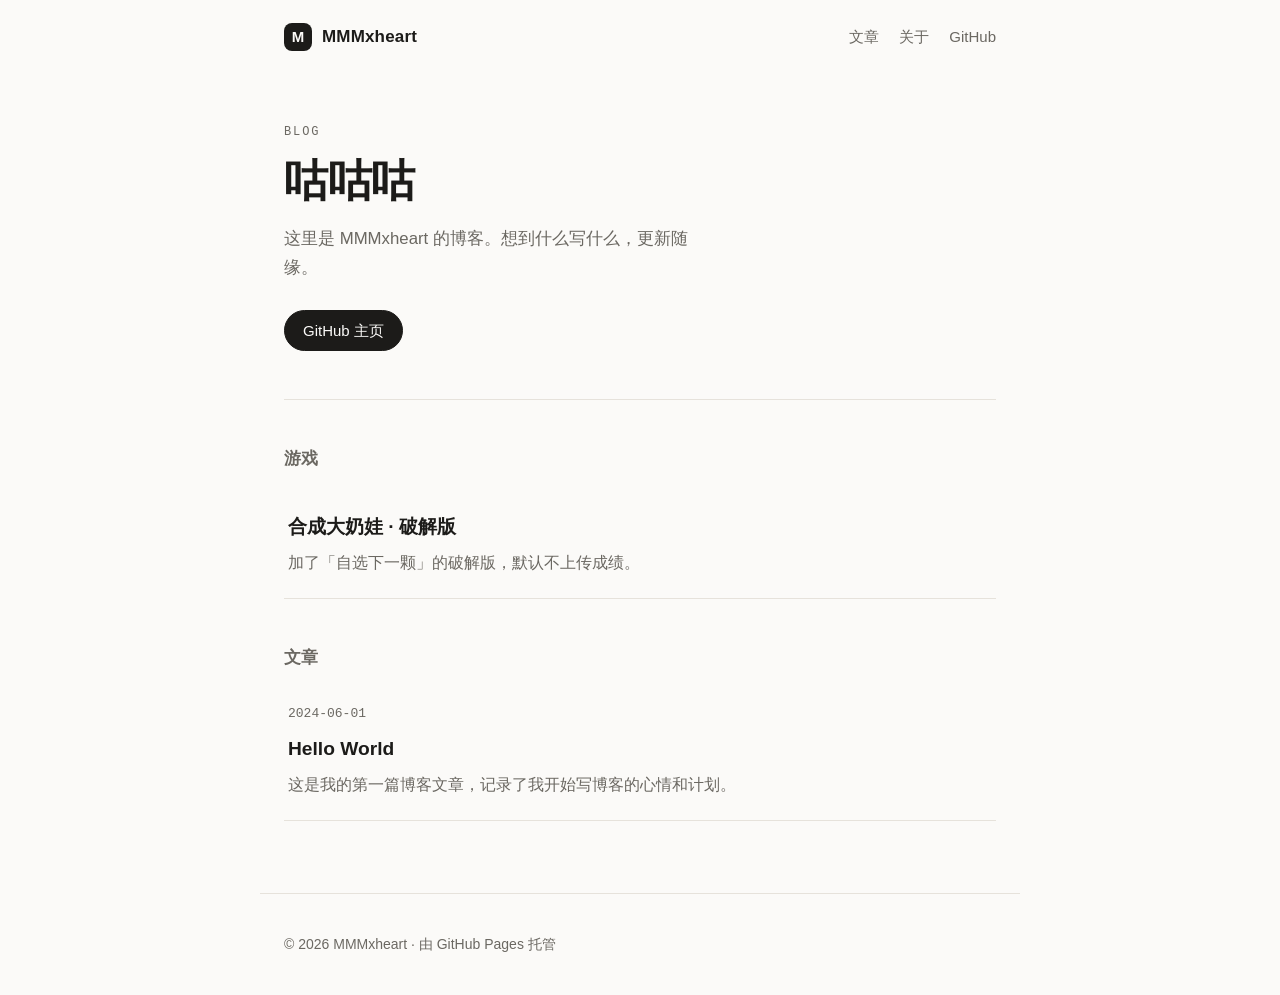
<file: index.html>
<!doctype html>
<html lang="zh-CN">
  <head>
    <meta charset="utf-8" />
    <meta name="viewport" content="width=device-width, initial-scale=1" />
    <title>MMMxheart · 咕咕咕</title>
    <meta name="description" content="MMMxheart 的博客：前端、逆向分析和日常折腾。" />
    <link rel="icon" href="/favicon.svg" type="image/svg+xml" />
    <link rel="stylesheet" href="/assets/style.css" />
  </head>
  <body>
    <header class="site-header">
      <a class="brand" href="/">
        <span class="brand-mark">M</span>
        <span class="brand-text">MMMxheart</span>
      </a>
      <nav class="site-nav">
        <a href="/">文章</a>
        <a href="/about.html">关于</a>
        <a href="https://github.com/3mxheart" target="_blank" rel="noreferrer">GitHub</a>
      </nav>
    </header>

    <main class="wrap">
      <section class="hero">
        <p class="eyebrow">Blog</p>
        <h1>咕咕咕</h1>
        <p class="lead">
          这里是 MMMxheart 的博客。想到什么写什么，更新随缘。
        </p>
        <div class="links">
          <a class="btn" href="https://github.com/3mxheart" target="_blank" rel="noreferrer">GitHub 主页</a>
        </div>
      </section>

      <section class="posts">
        <h2>游戏</h2>
        <ul class="post-list">
          <li>
            <a href="/game2/">
              <h3>合成大奶娃 · 破解版</h3>
              <p>加了「自选下一颗」的破解版，默认不上传成绩。</p>
            </a>
          </li>
        </ul>
      </section>

      <section class="posts">
        <h2>文章</h2>
        <!-- 新增文章：复制一个 <li>，改掉日期、标题、链接和摘要即可 -->
        <ul class="post-list">
          <li class="post-item">
            <a class="post-link" href="/posts/2024-06-01-hello-world.html">
              <time class="post-date" datetime="2024-06-01">2024-06-01</time>
              <h3 class="post-title">Hello World</h3>
              <p class="post-excerpt">这是我的第一篇博客文章，记录了我开始写博客的心情和计划。</p>
            </a>
          </li>
        </ul>
      </section>
    </main>

    <footer class="site-footer">
      <p>© <span id="year">2026</span> MMMxheart · 由 GitHub Pages 托管</p>
    </footer>
    <script>
      document.getElementById("year").textContent = new Date().getFullYear();
    </script>
  </body>
</html>
</file>
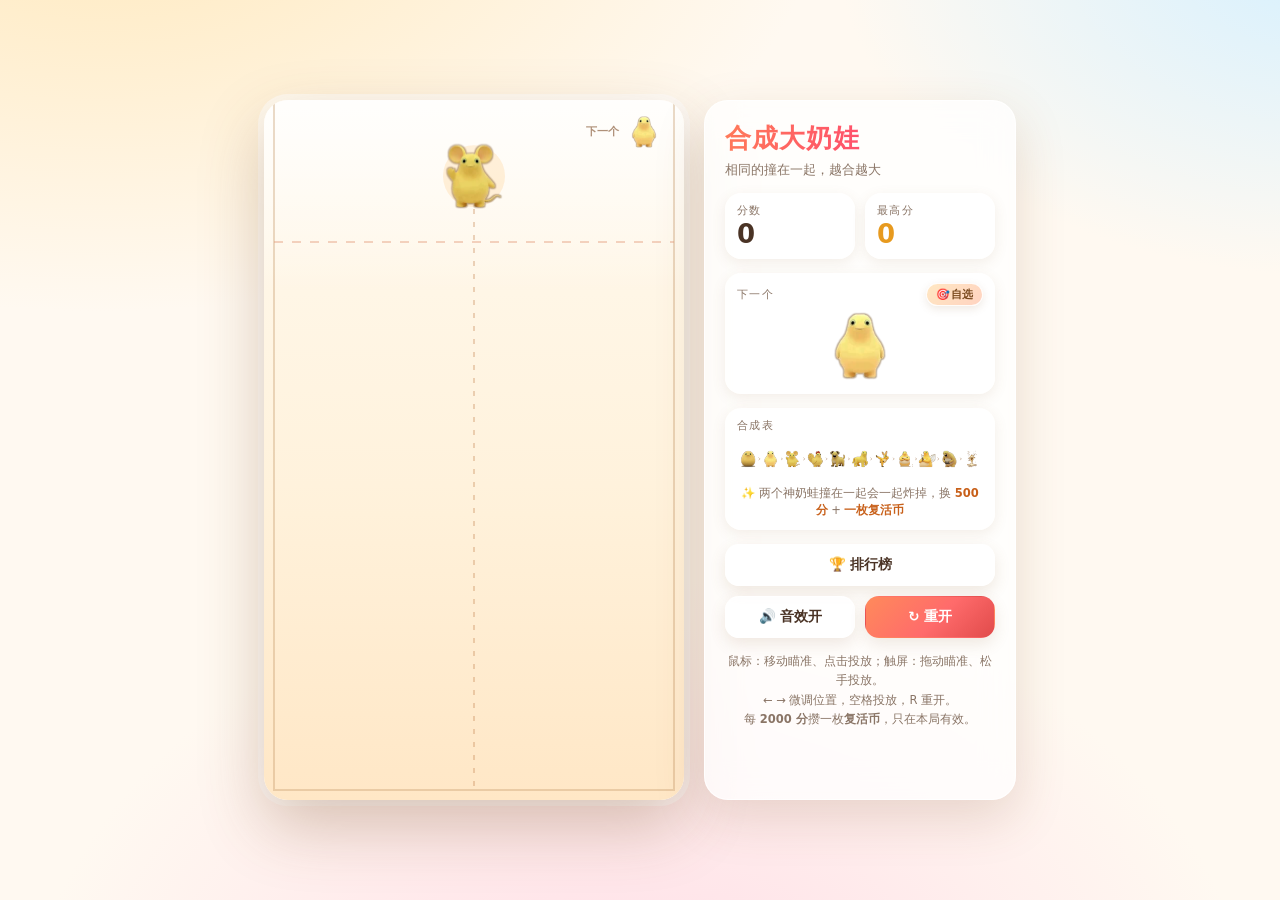
<file: game2/index.html>
<!DOCTYPE html>
<html lang="zh-CN">
<head>
<meta charset="utf-8">
<meta name="viewport" content="width=device-width, initial-scale=1, viewport-fit=cover">
<meta name="theme-color" content="#fff3e0">
<meta name="robots" content="noindex">
<!-- 前端文件都在 v1/ 里：这里只做跳转，别把游戏内容放在根目录 -->
<meta http-equiv="refresh" content="0; url=./v1/">
<link rel="canonical" href="https://yhsome.github.io/BigNaiWa/v1/">
<title>合成大奶娃 · 正在前往 v1</title>
<style>
  html, body { margin: 0; height: 100%; }
  body {
    display: flex; align-items: center; justify-content: center;
    background: linear-gradient(#fff8ee, #ffe7c6);
    color: #6b5136;
    font: 16px/1.7 "PingFang SC", "Microsoft YaHei", system-ui, sans-serif;
    text-align: center;
  }
  a { color: #f4623a; font-weight: 700; }
</style>
<script>
  /* 0 秒 meta 跳转 + 这里兜底：file:// 直接双击打开、或个别浏览器不执行 meta 时也能跳 */
  location.replace('./v1/' + location.search + location.hash);
</script>
</head>
<body>
  <p>正在打开《合成大奶娃》…<br>
     没有自动跳转的话，点 <a href="./v1/">这里</a>。</p>
</body>
</html>
</file>
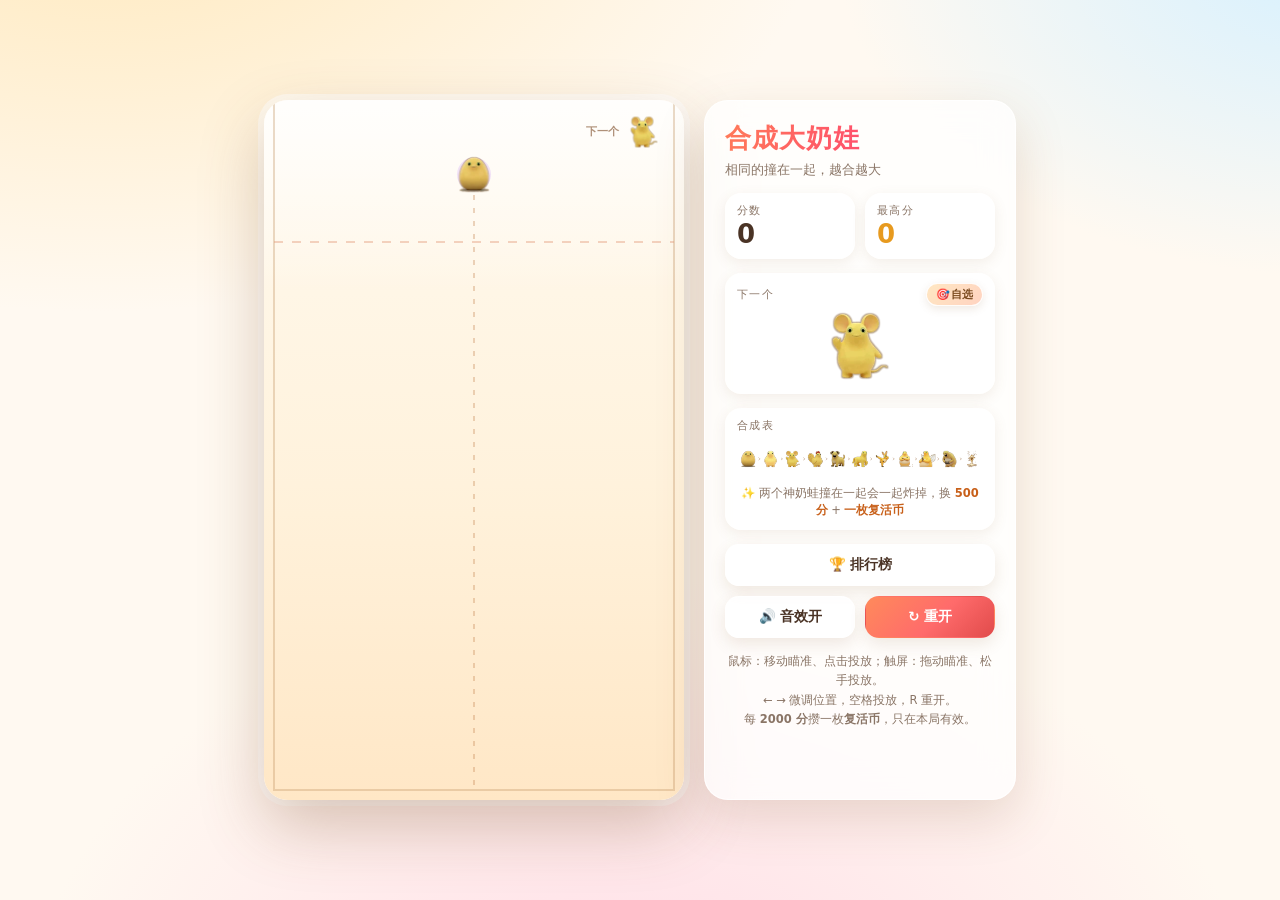
<file: game2/v1/index.html>
<!DOCTYPE html>
<html lang="zh-CN">
<head>
<meta charset="utf-8">
<meta name="viewport" content="width=device-width, initial-scale=1, maximum-scale=1, user-scalable=no, viewport-fit=cover">
<meta name="theme-color" content="#fff3e0">
<meta name="mobile-web-app-capable" content="yes">
<meta name="apple-mobile-web-app-capable" content="yes">
<meta name="apple-mobile-web-app-status-bar-style" content="default">
<meta name="apple-mobile-web-app-title" content="合成大奶娃">
<meta name="description" content="合成大奶娃 · 纯前端小游戏：拖动瞄准、松手投放，相同的撞在一起合成更大的一只。">
<!-- ↓ Monetag 站点验证：把后台给的 meta 标签粘在下面这一行 ↓ -->

<title>合成大奶娃</title>
<link rel="stylesheet" href="style.css">
</head>
<body>

<main class="app">

  <!-- ===== 游戏区 ===== -->
  <section class="stage" id="stage">
    <canvas id="game" aria-label="合成大奶娃游戏区域"></canvas>

    <!-- 复活币：浮在棋盘左上角。
         刻意不放进顶部信息条 —— 手机上面板是横向 flex，
         多一个卡片会把「分数 / 最高分」挤到 52px 宽还折行（实测面板从 66px 涨到 102px）。
         这里 pointer-events 关掉，永远不会挡住投放。 -->
    <div class="revive-chip" id="reviveBadge" hidden>
      <span class="revive-chip-ico" aria-hidden="true">🪙</span><span id="reviveCount">×0</span>
    </div>

    <!-- 破解版：手机顶部信息条已经排满（再加一个按钮整条会挤出屏幕），
         自选改放棋盘左下角这个小按钮上 -->
    <button class="mod-chip" id="modChip" type="button" data-mod-open title="自选下一颗生成什么">
      <span class="ico" aria-hidden="true">🎯</span><span class="lbl">自选</span>
    </button>

    <div class="overlay" id="overlay">
      <div class="dialog">

        <!-- ===== 越线第一屏：有复活币时才出现 ===== -->
        <div class="revive-ask" id="revivePrompt" hidden>
          <div class="dialog-emoji">😵</div>
          <h2>还能再救一下</h2>
          <p class="dialog-score">本局得分 <strong id="reviveScore">0</strong></p>
          <p class="revive-hint">清掉警戒线以上的水果，接着玩</p>
          <div class="dialog-actions">
            <button class="btn" id="giveUpBtn" type="button">不了，结束吧</button>
            <button class="btn btn-revive" id="reviveBtn" type="button">🪙 用一枚复活币</button>
          </div>
          <p class="dialog-hint" id="reviveLeft">还剩 1 枚</p>
        </div>

        <!-- ===== 第二屏：正式结算 ===== -->
        <div id="overPanel">
          <div class="dialog-emoji">🍉</div>
          <h2 id="overTitle">游戏结束</h2>
          <p class="dialog-score">本局得分 <strong id="finalScore">0</strong></p>
          <p class="dialog-best">最高分 <span id="finalBest">0</span></p>

          <div class="submit-box" id="submitBox">
            <p class="submit-msg" id="submitMsg">正在结算…</p>
            <p class="my-name">昵称：<strong id="myNameLabel">默认用户</strong>
              <button class="link-btn" id="editNameBtn" type="button">改昵称</button>
            </p>
            <button class="btn" id="submitBtn" type="button" hidden>重试提交</button>
          </div>

          <div class="dialog-actions">
            <button class="btn" id="boardBtn2" type="button">🏆 排行榜</button>
            <button class="btn btn-primary" id="restartBtn" type="button">再来一局</button>
            <button class="btn btn-sponsor btn-wide" id="sponsorBtn" type="button">🌶️ 可以赏作者一包辣条嘛</button>
          </div>
          <p class="dialog-hint">按 R 键也可重新开始</p>
        </div>

      </div>
    </div>
  </section>

  <!-- ===== 侧边面板 ===== -->
  <aside class="panel">

    <header class="panel-head">
      <h1>合成大奶娃</h1>
      <p class="subtitle">相同的撞在一起，越合越大</p>
    </header>

    <div class="stats">
      <div class="stat">
        <span class="stat-label">分数</span>
        <strong class="stat-value" id="score">0</strong>
      </div>
      <div class="stat">
        <span class="stat-label">最高分</span>
        <strong class="stat-value stat-best" id="best">0</strong>
      </div>
    </div>

    <div class="next-box">
      <div class="next-head">
        <span class="box-label">下一个</span>
        <!-- 破解版：点这里选下一颗发哪一级（11 个按钮面板放不下，走弹窗） -->
        <button class="mod-open" id="modOpen" type="button" data-mod-open title="自选下一颗生成什么">
          <span class="ico" aria-hidden="true">🎯</span><span class="lbl">自选</span>
        </button>
      </div>
      <canvas id="next" width="160" height="160" aria-label="下一个"></canvas>
    </div>

    <div class="chain-box">
      <span class="box-label">合成表</span>
      <canvas id="chain" width="680" height="112" aria-label="合成顺序"></canvas>
      <p class="chain-note">✨ 两个神奶蛙撞在一起会一起炸掉，换 <strong>500 分</strong> + <strong>一枚复活币</strong></p>
    </div>

    <div class="actions">
      <button class="btn btn-wide" id="boardBtn" type="button">
        <span class="ico">🏆</span><span class="lbl">排行榜</span>
      </button>
      <button class="btn" id="soundBtn" type="button" aria-pressed="true">
        <span class="ico">🔊</span><span class="lbl">音效开</span>
      </button>
      <button class="btn btn-primary" id="resetBtn" type="button" title="重新开始">
        <span class="ico">↻</span><span class="lbl">重开</span>
      </button>
    </div>

    <p class="tips">
      鼠标：移动瞄准、点击投放；触屏：拖动瞄准、松手投放。<br>
      ← → 微调位置，空格投放，R 重开。<br>
      每 <strong>2000 分</strong>攒一枚<strong>复活币</strong>，只在本局有效。
    </p>

  </aside>

</main>

<!-- ===== 排行榜弹窗 ===== -->
<div class="modal" id="boardModal" aria-hidden="true" role="dialog" aria-label="排行榜">
  <div class="modal-card">
    <header class="modal-head">
      <h2>🏆 最近高手榜</h2>
      <button class="icon-btn" id="boardClose" type="button" aria-label="关闭">✕</button>
    </header>
    <div class="nick-row">
      <label class="nick-label" for="nickInput">我的昵称</label>
      <input class="nick-input" id="nickInput" type="text" maxlength="12"
             placeholder="默认用户" autocomplete="nickname" enterkeyhint="done">
    </div>
    <div class="board-list" id="boardList"></div>
    <footer class="modal-foot">
      <span class="board-note">只取最近 20 次提交，成绩会被后来的人挤下去</span>
      <button class="btn" id="boardRefresh" type="button">刷新</button>
    </footer>
  </div>
</div>

<!-- ===== 赞助作者弹窗 ===== -->
<div class="modal" id="sponsorModal" aria-hidden="true" role="dialog" aria-label="赞助作者">
  <div class="modal-card">
    <header class="modal-head">
      <h2>🌶️ 请作者吃包辣条</h2>
      <button class="icon-btn" id="sponsorClose" type="button" aria-label="关闭">✕</button>
    </header>
    <div class="sponsor-body">
      <p class="sponsor-note">这游戏完全免费，也没有任何广告。<br>
        要是它逗你笑了一下，赏作者一包辣条呗 🌶️</p>
      <img class="sponsor-qr" src="assets/sponsor-qr.jpg" width="480" height="480"
           alt="微信收款码" loading="lazy" decoding="async">
      <p class="sponsor-hint">微信扫一扫 · 一包辣条 · 全凭心意</p>
    </div>
    <footer class="modal-foot">
      <span class="board-note">谢谢每一位投喂的玩家 ❤️</span>
      <button class="btn" id="sponsorOk" type="button">关闭</button>
    </footer>
  </div>
</div>

<!-- ===== 破解版：自选下一个（手机弹窗） ===== -->
<div class="modal" id="modModal" aria-hidden="true" role="dialog" aria-label="自选下一个">
  <div class="modal-card">
    <header class="modal-head">
      <h2>🎯 自选下一个<em class="mod-tag">破解版</em></h2>
      <button class="icon-btn" id="modClose" type="button" aria-label="关闭">✕</button>
    </header>
    <p class="mod-note" data-mod-state>当前：随机（原版手感）</p>
    <div class="mod-grid" data-mod-grid></div>
    <div class="mod-foot">
      <button class="mod-mini mod-mini-random" type="button" data-mod-random>🎲 随机</button>
      <label class="mod-switch">
        <input type="checkbox" data-mod-upload>
        <span>成绩上传</span>
      </label>
    </div>
  </div>
</div>

<!-- 碰撞形状数据（按贴图轮廓自动生成，由 tools/build_parts.py 产出） -->
<script src="assets/fruits/parts.js"></script>
<!-- 极模糊占位图（内联 data URL，由 tools/make_blur.py 产出）：贴图没到位时先画它 -->
<script src="assets/fruits/blur.js"></script>
<script src="game.js"></script>
<!-- 排行榜 -->
<script src="leaderboard.min.js"></script>
<!-- 赞助作者 -->
<script src="sponsor.js"></script>
<!-- 破解版：自选下一颗（放最后，要等上面几个脚本就位） -->
<script src="mod.js"></script>
</body>
</html>
</file>
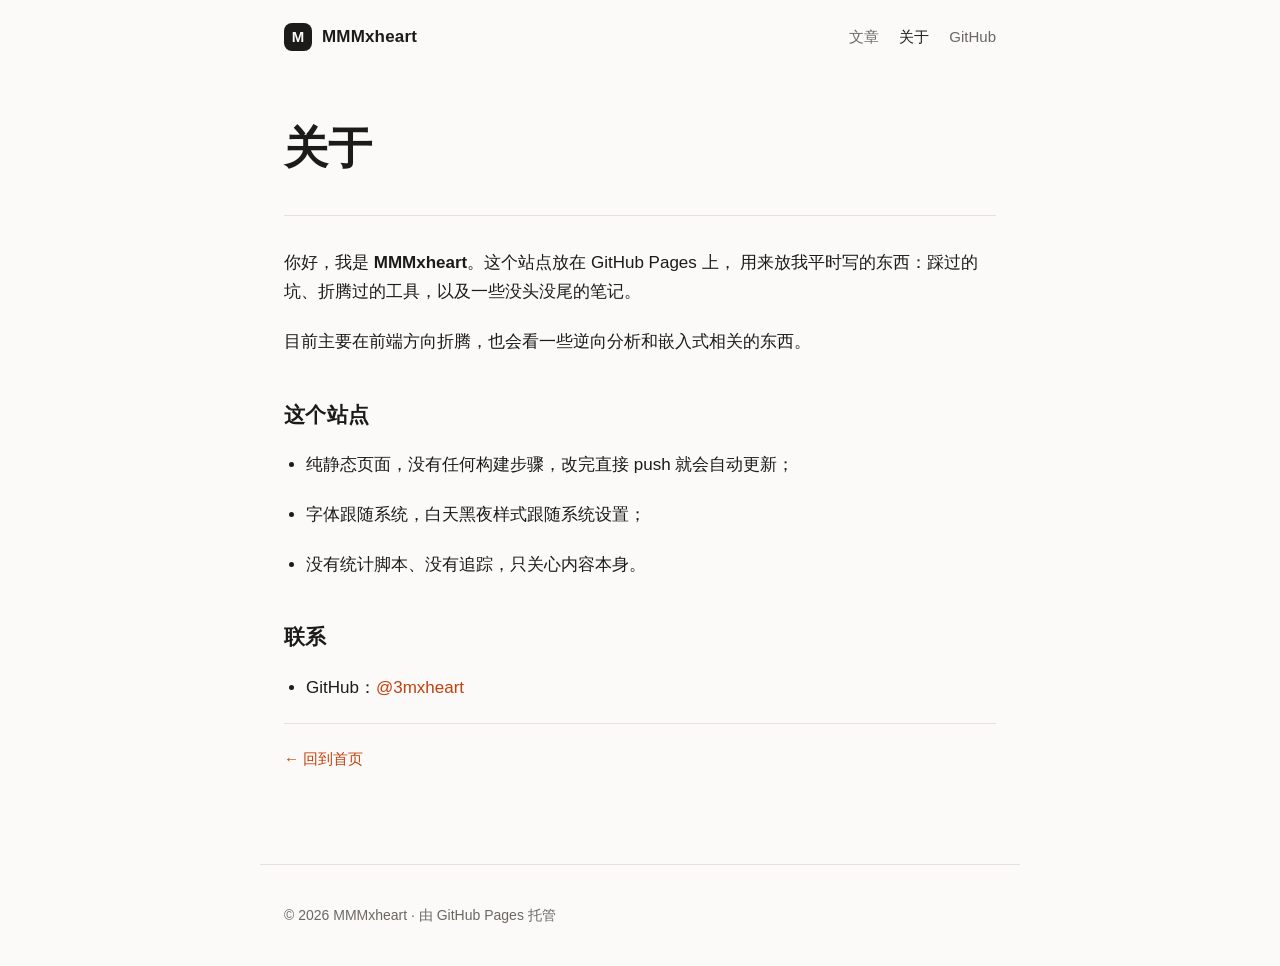
<file: about.html>
<!doctype html>
<html lang="zh-CN">
  <head>
    <meta charset="utf-8" />
    <meta name="viewport" content="width=device-width, initial-scale=1" />
    <title>关于 · MMMxheart</title>
    <meta name="description" content="关于 MMMxheart。" />
    <link rel="icon" href="/favicon.svg" type="image/svg+xml" />
    <link rel="stylesheet" href="/assets/style.css" />
  </head>
  <body>
    <header class="site-header">
      <a class="brand" href="/">
        <span class="brand-mark">M</span>
        <span class="brand-text">MMMxheart</span>
      </a>
      <nav class="site-nav">
        <a href="/">文章</a>
        <a href="/about.html" aria-current="page">关于</a>
        <a href="https://github.com/3mxheart" target="_blank" rel="noreferrer">GitHub</a>
      </nav>
    </header>

    <main class="wrap">
      <article class="post">
        <header class="post-header">
          <h1>关于</h1>
        </header>

        <p>
          你好，我是 <strong>MMMxheart</strong>。这个站点放在 GitHub Pages 上，
          用来放我平时写的东西：踩过的坑、折腾过的工具，以及一些没头没尾的笔记。
        </p>

        <!-- TODO: 换成你自己的介绍，比如在学什么、在做什么项目、喜欢什么 -->
        <p>
          目前主要在前端方向折腾，也会看一些逆向分析和嵌入式相关的东西。
        </p>

        <h2>这个站点</h2>
        <ul>
          <li>纯静态页面，没有任何构建步骤，改完直接 push 就会自动更新；</li>
          <li>字体跟随系统，白天黑夜样式跟随系统设置；</li>
          <li>没有统计脚本、没有追踪，只关心内容本身。</li>
        </ul>

        <h2>联系</h2>
        <ul>
          <li>GitHub：<a href="https://github.com/3mxheart" target="_blank" rel="noreferrer">@3mxheart</a></li>
          <!-- TODO: 想公开邮箱或博客链接的话，在这里补一行 -->
        </ul>

        <p class="back"><a href="/">← 回到首页</a></p>
      </article>
    </main>

    <footer class="site-footer">
      <p>© <span id="year">2026</span> MMMxheart · 由 GitHub Pages 托管</p>
    </footer>
    <script>
      document.getElementById("year").textContent = new Date().getFullYear();
    </script>
  </body>
</html>
</file>
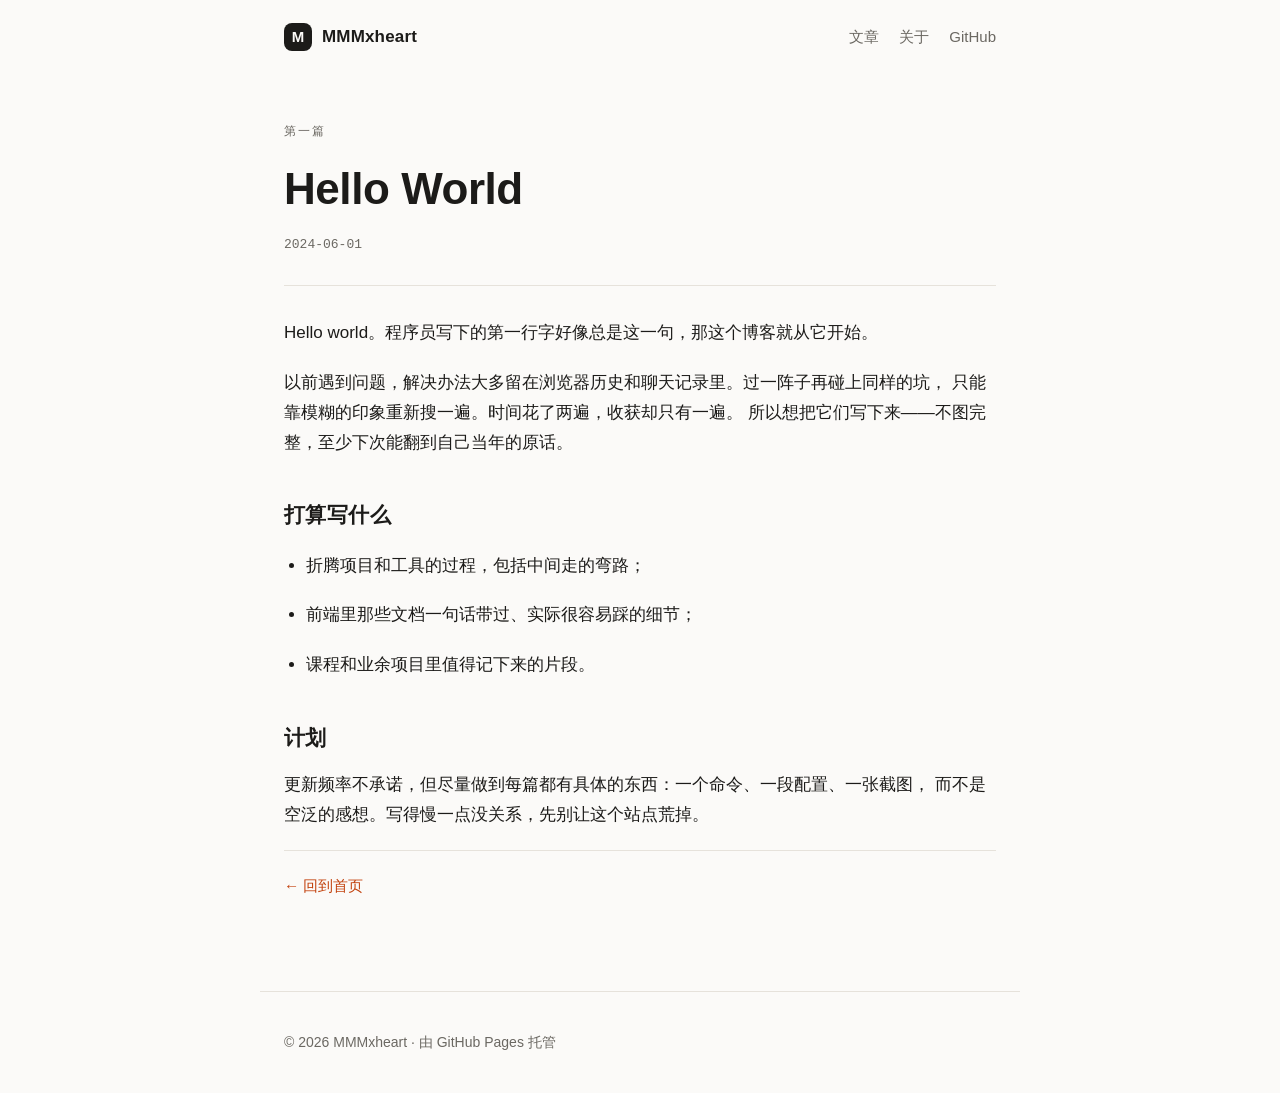
<file: posts/2024-06-01-hello-world.html>
<!doctype html>
<html lang="zh-CN">
  <head>
    <meta charset="utf-8" />
    <meta name="viewport" content="width=device-width, initial-scale=1" />
    <title>Hello World · MMMxheart</title>
    <meta name="description" content="第一篇：为什么会想要一个自己的博客。" />
    <link rel="icon" href="/favicon.svg" type="image/svg+xml" />
    <link rel="stylesheet" href="/assets/style.css" />
  </head>
  <body>
    <header class="site-header">
      <a class="brand" href="/">
        <span class="brand-mark">M</span>
        <span class="brand-text">MMMxheart</span>
      </a>
      <nav class="site-nav">
        <a href="/">文章</a>
        <a href="/about.html">关于</a>
        <a href="https://github.com/3mxheart" target="_blank" rel="noreferrer">GitHub</a>
      </nav>
    </header>

    <main class="wrap">
      <article class="post">
        <header class="post-header">
          <p class="eyebrow">第一篇</p>
          <h1>Hello World</h1>
          <time datetime="2024-06-01">2024-06-01</time>
        </header>

        <p>
          Hello world。程序员写下的第一行字好像总是这一句，那这个博客就从它开始。
        </p>

        <p>
          以前遇到问题，解决办法大多留在浏览器历史和聊天记录里。过一阵子再碰上同样的坑，
          只能靠模糊的印象重新搜一遍。时间花了两遍，收获却只有一遍。
          所以想把它们写下来——不图完整，至少下次能翻到自己当年的原话。
        </p>

        <h2>打算写什么</h2>

        <ul>
          <li>折腾项目和工具的过程，包括中间走的弯路；</li>
          <li>前端里那些文档一句话带过、实际很容易踩的细节；</li>
          <li>课程和业余项目里值得记下来的片段。</li>
        </ul>

        <h2>计划</h2>

        <p>
          更新频率不承诺，但尽量做到每篇都有具体的东西：一个命令、一段配置、一张截图，
          而不是空泛的感想。写得慢一点没关系，先别让这个站点荒掉。
        </p>

        <p class="back"><a href="/">← 回到首页</a></p>
      </article>
    </main>

    <footer class="site-footer">
      <p>© <span id="year">2026</span> MMMxheart · 由 GitHub Pages 托管</p>
    </footer>
    <script>
      document.getElementById("year").textContent = new Date().getFullYear();
    </script>
  </body>
</html>
</file>
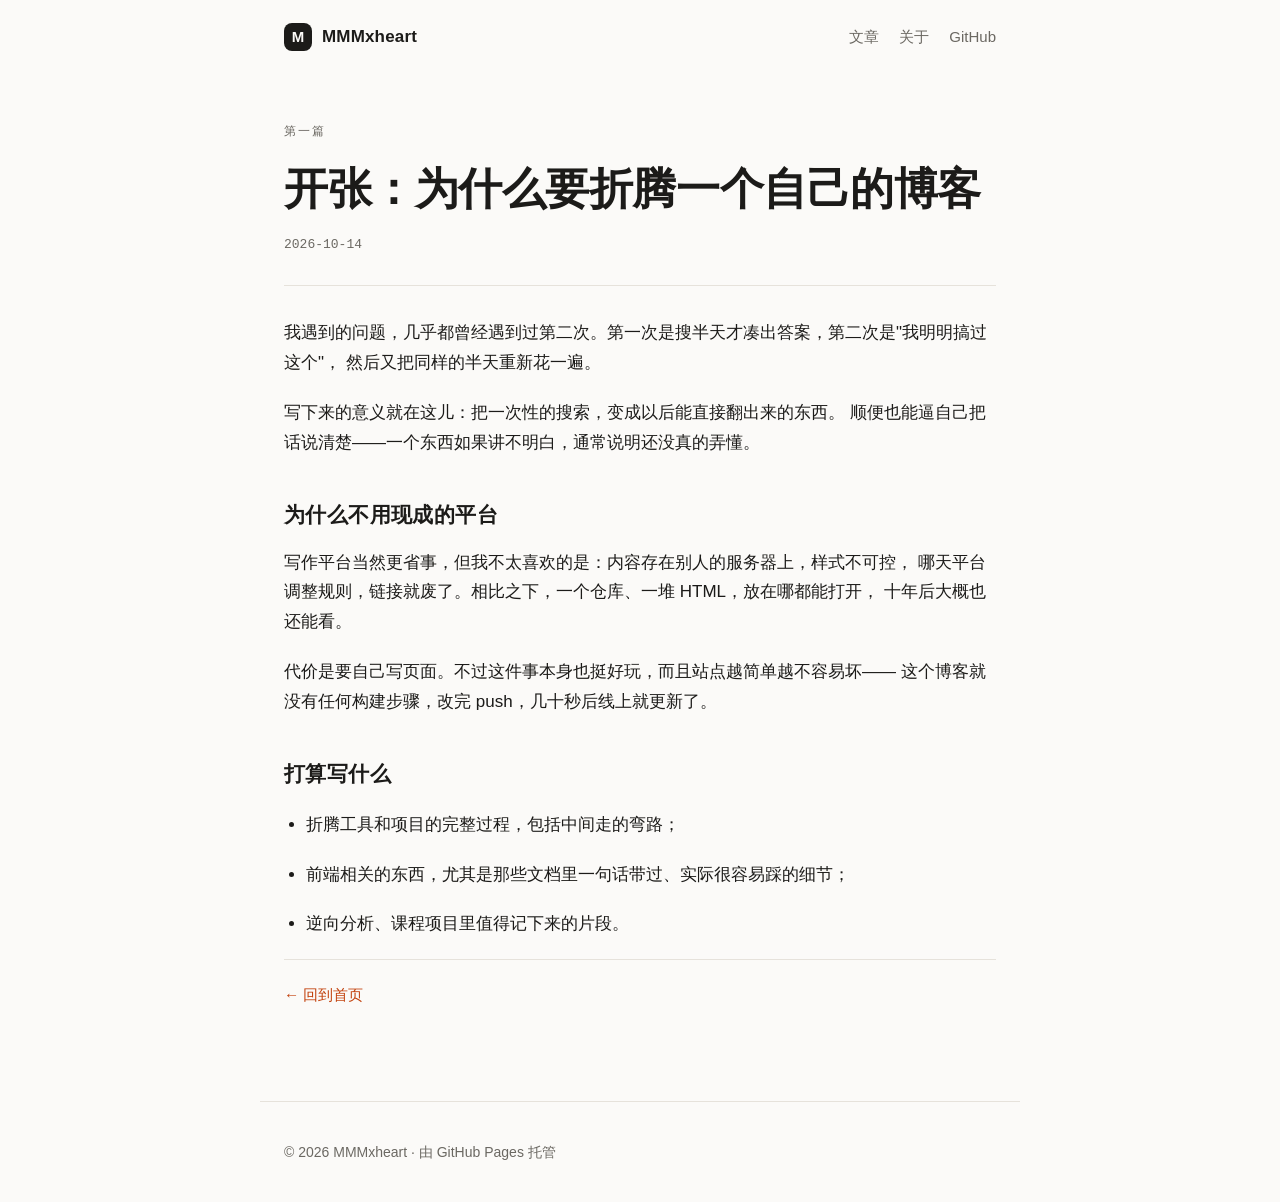
<file: posts/hello.html>
<!doctype html>
<html lang="zh-CN">
  <head>
    <meta charset="utf-8" />
    <meta name="viewport" content="width=device-width, initial-scale=1" />
    <title>开张：为什么要折腾一个自己的博客 · MMMxheart</title>
    <meta name="description" content="把散落在各处的经验搬到一个能长期留下来的地方。" />
    <link rel="icon" href="/favicon.svg" type="image/svg+xml" />
    <link rel="stylesheet" href="/assets/style.css" />
  </head>
  <body>
    <header class="site-header">
      <a class="brand" href="/">
        <span class="brand-mark">M</span>
        <span class="brand-text">MMMxheart</span>
      </a>
      <nav class="site-nav">
        <a href="/">文章</a>
        <a href="/about.html">关于</a>
        <a href="https://github.com/3mxheart" target="_blank" rel="noreferrer">GitHub</a>
      </nav>
    </header>

    <main class="wrap">
      <article class="post">
        <header class="post-header">
          <p class="eyebrow">第一篇</p>
          <h1>开张：为什么要折腾一个自己的博客</h1>
          <time datetime="2026-10-14">2026-10-14</time>
        </header>

        <p>
          我遇到的问题，几乎都曾经遇到过第二次。第一次是搜半天才凑出答案，第二次是"我明明搞过这个"，
          然后又把同样的半天重新花一遍。
        </p>

        <p>
          写下来的意义就在这儿：把一次性的搜索，变成以后能直接翻出来的东西。
          顺便也能逼自己把话说清楚——一个东西如果讲不明白，通常说明还没真的弄懂。
        </p>

        <h2>为什么不用现成的平台</h2>

        <p>
          写作平台当然更省事，但我不太喜欢的是：内容存在别人的服务器上，样式不可控，
          哪天平台调整规则，链接就废了。相比之下，一个仓库、一堆 HTML，放在哪都能打开，
          十年后大概也还能看。
        </p>

        <p>
          代价是要自己写页面。不过这件事本身也挺好玩，而且站点越简单越不容易坏——
          这个博客就没有任何构建步骤，改完 push，几十秒后线上就更新了。
        </p>

        <h2>打算写什么</h2>

        <ul>
          <li>折腾工具和项目的完整过程，包括中间走的弯路；</li>
          <li>前端相关的东西，尤其是那些文档里一句话带过、实际很容易踩的细节；</li>
          <li>逆向分析、课程项目里值得记下来的片段。</li>
        </ul>

        <p class="back"><a href="/">← 回到首页</a></p>
      </article>
    </main>

    <footer class="site-footer">
      <p>© <span id="year">2026</span> MMMxheart · 由 GitHub Pages 托管</p>
    </footer>
    <script>
      document.getElementById("year").textContent = new Date().getFullYear();
    </script>
  </body>
</html>
</file>
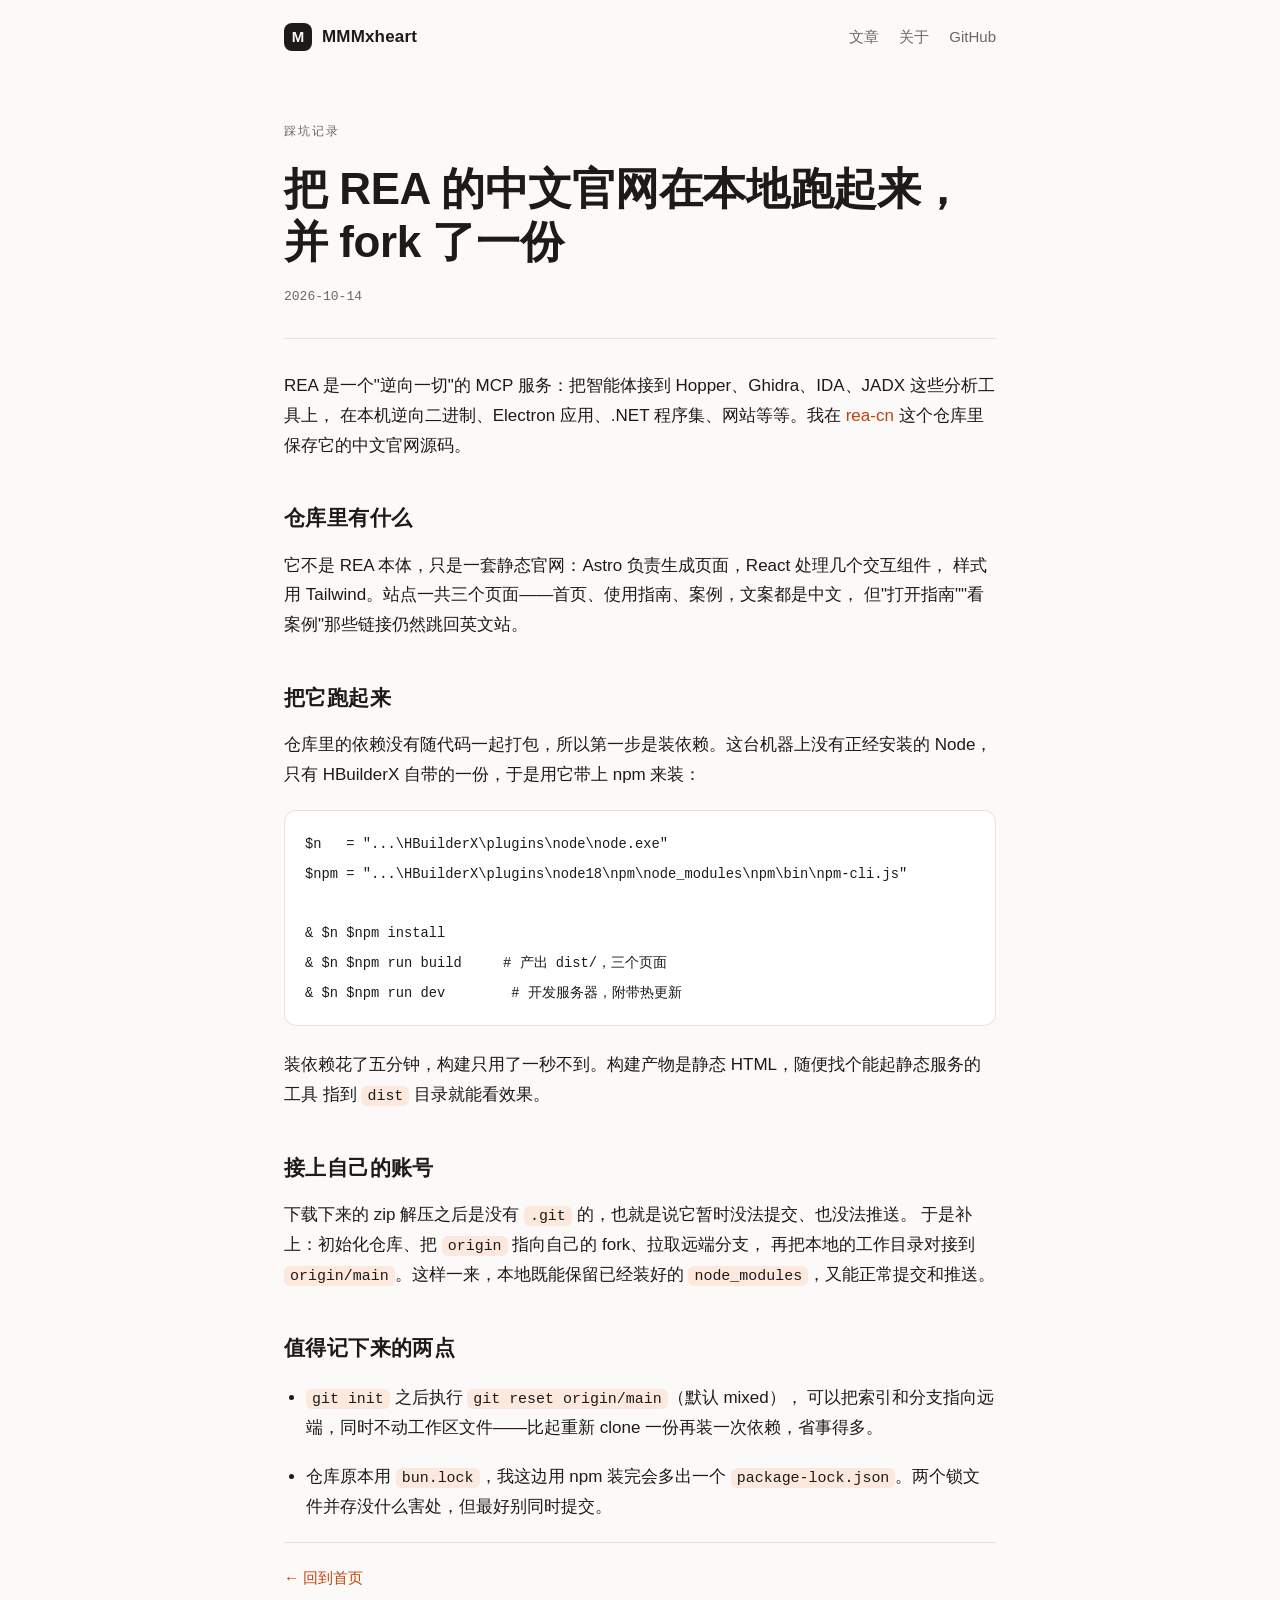
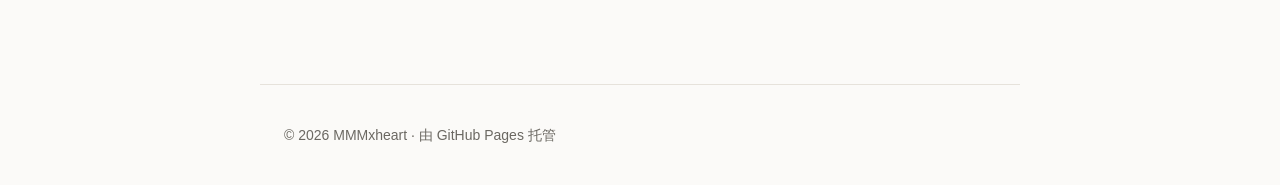
<file: posts/rea-cn.html>
<!doctype html>
<html lang="zh-CN">
  <head>
    <meta charset="utf-8" />
    <meta name="viewport" content="width=device-width, initial-scale=1" />
    <title>把 REA 的中文官网在本地跑起来，并 fork 了一份 · MMMxheart</title>
    <meta name="description" content="从一个 zip 包开始：装依赖、构建、本地预览，最后接到自己的 GitHub 账号。" />
    <link rel="icon" href="/favicon.svg" type="image/svg+xml" />
    <link rel="stylesheet" href="/assets/style.css" />
  </head>
  <body>
    <header class="site-header">
      <a class="brand" href="/">
        <span class="brand-mark">M</span>
        <span class="brand-text">MMMxheart</span>
      </a>
      <nav class="site-nav">
        <a href="/">文章</a>
        <a href="/about.html">关于</a>
        <a href="https://github.com/3mxheart" target="_blank" rel="noreferrer">GitHub</a>
      </nav>
    </header>

    <main class="wrap">
      <article class="post">
        <header class="post-header">
          <p class="eyebrow">踩坑记录</p>
          <h1>把 REA 的中文官网在本地跑起来，并 fork 了一份</h1>
          <time datetime="2026-10-14">2026-10-14</time>
        </header>

        <p>
          REA 是一个"逆向一切"的 MCP 服务：把智能体接到 Hopper、Ghidra、IDA、JADX 这些分析工具上，
          在本机逆向二进制、Electron 应用、.NET 程序集、网站等等。我在
          <a href="https://github.com/3mxheart/rea-cn" target="_blank" rel="noreferrer">rea-cn</a>
          这个仓库里保存它的中文官网源码。
        </p>

        <h2>仓库里有什么</h2>

        <p>
          它不是 REA 本体，只是一套静态官网：Astro 负责生成页面，React 处理几个交互组件，
          样式用 Tailwind。站点一共三个页面——首页、使用指南、案例，文案都是中文，
          但"打开指南""看案例"那些链接仍然跳回英文站。
        </p>

        <h2>把它跑起来</h2>

        <p>
          仓库里的依赖没有随代码一起打包，所以第一步是装依赖。这台机器上没有正经安装的 Node，
          只有 HBuilderX 自带的一份，于是用它带上 npm 来装：
        </p>

        <pre><code>$n   = "...\HBuilderX\plugins\node\node.exe"
$npm = "...\HBuilderX\plugins\node18\npm\node_modules\npm\bin\npm-cli.js"

&amp; $n $npm install
&amp; $n $npm run build     # 产出 dist/，三个页面
&amp; $n $npm run dev        # 开发服务器，附带热更新</code></pre>

        <p>
          装依赖花了五分钟，构建只用了一秒不到。构建产物是静态 HTML，随便找个能起静态服务的工具
          指到 <code>dist</code> 目录就能看效果。
        </p>

        <h2>接上自己的账号</h2>

        <p>
          下载下来的 zip 解压之后是没有 <code>.git</code> 的，也就是说它暂时没法提交、也没法推送。
          于是补上：初始化仓库、把 <code>origin</code> 指向自己的 fork、拉取远端分支，
          再把本地的工作目录对接到 <code>origin/main</code>。这样一来，本地既能保留已经装好的
          <code>node_modules</code>，又能正常提交和推送。
        </p>

        <h2>值得记下来的两点</h2>

        <ul>
          <li>
            <code>git init</code> 之后执行 <code>git reset origin/main</code>（默认 mixed），
            可以把索引和分支指向远端，同时不动工作区文件——比起重新 clone 一份再装一次依赖，省事得多。
          </li>
          <li>
            仓库原本用 <code>bun.lock</code>，我这边用 npm 装完会多出一个
            <code>package-lock.json</code>。两个锁文件并存没什么害处，但最好别同时提交。
          </li>
        </ul>

        <p class="back"><a href="/">← 回到首页</a></p>
      </article>
    </main>

    <footer class="site-footer">
      <p>© <span id="year">2026</span> MMMxheart · 由 GitHub Pages 托管</p>
    </footer>
    <script>
      document.getElementById("year").textContent = new Date().getFullYear();
    </script>
  </body>
</html>
</file>
<file: assets/style.css>
:root {
  --bg: #fbfaf8;
  --surface: #ffffff;
  --text: #1c1b19;
  --muted: #6b6862;
  --line: #e6e2db;
  --accent: #c2410c;
  --accent-soft: #fde8dd;
  --radius: 12px;
  --mono: ui-monospace, SFMono-Regular, "SF Mono", Menlo, Consolas, "Liberation Mono", monospace;
}

@media (prefers-color-scheme: dark) {
  :root {
    --bg: #14140f;
    --surface: #1c1b16;
    --text: #ece8e1;
    --muted: #a09b91;
    --line: #302e27;
    --accent: #fb923c;
    --accent-soft: #3a2313;
  }
}

* {
  box-sizing: border-box;
}

html {
  -webkit-text-size-adjust: 100%;
}

body {
  margin: 0;
  background: var(--bg);
  color: var(--text);
  font-family: -apple-system, BlinkMacSystemFont, "Segoe UI", "PingFang SC",
    "Hiragino Sans GB", "Microsoft YaHei", "Noto Sans SC", sans-serif;
  font-size: 17px;
  line-height: 1.75;
  -webkit-font-smoothing: antialiased;
}

a {
  color: var(--accent);
  text-decoration: none;
}

a:hover {
  text-decoration: underline;
  text-underline-offset: 3px;
}

.site-header {
  display: flex;
  align-items: center;
  justify-content: space-between;
  gap: 16px;
  max-width: 760px;
  margin: 0 auto;
  padding: 22px 24px;
  flex-wrap: wrap;
}

.brand {
  display: inline-flex;
  align-items: center;
  gap: 10px;
  color: var(--text);
  font-weight: 600;
  letter-spacing: 0.01em;
}

.brand:hover {
  text-decoration: none;
}

.brand-mark {
  display: grid;
  place-items: center;
  width: 28px;
  height: 28px;
  border-radius: 8px;
  background: var(--text);
  color: var(--bg);
  font-size: 15px;
  font-weight: 700;
}

.site-nav {
  display: flex;
  gap: 20px;
  font-size: 15px;
}

.site-nav a {
  color: var(--muted);
}

.site-nav a:hover,
.site-nav a[aria-current="page"] {
  color: var(--text);
  text-decoration: none;
}

.wrap {
  max-width: 760px;
  margin: 0 auto;
  padding: 8px 24px 72px;
}

.hero {
  padding: 40px 0 48px;
  border-bottom: 1px solid var(--line);
}

.eyebrow {
  margin: 0 0 12px;
  font-family: var(--mono);
  font-size: 12px;
  letter-spacing: 0.16em;
  text-transform: uppercase;
  color: var(--muted);
}

h1 {
  margin: 0 0 16px;
  font-size: clamp(2rem, 5vw, 2.75rem);
  line-height: 1.2;
  letter-spacing: -0.01em;
}

.lead {
  margin: 0;
  max-width: 46ch;
  color: var(--muted);
  font-size: 1.05rem;
}

.links {
  display: flex;
  flex-wrap: wrap;
  gap: 12px;
  margin-top: 28px;
}

.btn {
  display: inline-block;
  padding: 9px 18px;
  border: 1px solid var(--text);
  border-radius: 999px;
  background: var(--text);
  color: var(--bg);
  font-size: 15px;
  line-height: 1.4;
}

.btn:hover {
  text-decoration: none;
  opacity: 0.86;
}

.btn-ghost {
  background: transparent;
  color: var(--text);
  border-color: var(--line);
}

.posts {
  padding-top: 44px;
}

.posts h2,
.post h2 {
  margin: 0 0 8px;
  font-size: 1.05rem;
  letter-spacing: 0.02em;
  color: var(--muted);
  font-weight: 600;
}

.post-list {
  list-style: none;
  margin: 0;
  padding: 0;
}

.post-list li {
  border-bottom: 1px solid var(--line);
}

.post-list a {
  display: block;
  padding: 22px 4px;
  color: inherit;
}

.post-list a:hover {
  text-decoration: none;
  background: var(--surface);
}

.post-list time {
  display: block;
  font-family: var(--mono);
  font-size: 13px;
  color: var(--muted);
}

.post-list h3 {
  margin: 6px 0 6px;
  font-size: 1.2rem;
  color: var(--text);
}

.post-list p {
  margin: 0;
  color: var(--muted);
  font-size: 0.97rem;
}

.post {
  padding-top: 40px;
}

.post-header {
  padding-bottom: 28px;
  border-bottom: 1px solid var(--line);
  margin-bottom: 32px;
}

.post-header h1 {
  margin-bottom: 12px;
}

.post-header time {
  font-family: var(--mono);
  font-size: 13px;
  color: var(--muted);
}

.post p,
.post li {
  margin: 0 0 20px;
}

.post h2 {
  margin: 40px 0 14px;
  font-size: 1.3rem;
  color: var(--text);
}

.post ul {
  padding-left: 22px;
}

code {
  font-family: var(--mono);
  font-size: 0.88em;
  padding: 2px 6px;
  border-radius: 6px;
  background: var(--accent-soft);
  color: var(--text);
}

pre {
  margin: 0 0 24px;
  padding: 18px 20px;
  overflow-x: auto;
  border: 1px solid var(--line);
  border-radius: var(--radius);
  background: var(--surface);
}

pre code {
  padding: 0;
  background: none;
  font-size: 0.86rem;
  line-height: 1.7;
}

.back {
  margin-top: 44px;
  padding-top: 22px;
  border-top: 1px solid var(--line);
  font-size: 0.95rem;
}

.site-footer {
  max-width: 760px;
  margin: 0 auto;
  padding: 24px;
  border-top: 1px solid var(--line);
  color: var(--muted);
  font-size: 14px;
}

.error-page {
  min-height: 70vh;
  display: flex;
  flex-direction: column;
  justify-content: center;
  align-items: flex-start;
}
</file>
<file: game2/v1/style.css>
/* ============================================================
   合成大奶娃 · 样式表
   ============================================================ */

:root {
  --ink:        #4a3325;
  --ink-soft:   #8a7566;
  --cream:      #fff7ec;
  --brand:      #ff6b6b;
  --brand-dark: #e14b4b;
  --card:       rgba(255, 255, 255, .74);
  --shadow:     0 18px 50px rgba(126, 84, 44, .18);

  /* 手机浏览器地址栏会吃掉 vh，dvh 更准；不支持的浏览器自动退回 vh */
  --vh:         100vh;
  --safe-t:     env(safe-area-inset-top, 0px);
  --safe-b:     env(safe-area-inset-bottom, 0px);
  --safe-l:     env(safe-area-inset-left, 0px);
  --safe-r:     env(safe-area-inset-right, 0px);
}

@supports (height: 100dvh) {
  :root { --vh: 100dvh; }
}

* { box-sizing: border-box; }

/* hidden 属性必须真的隐藏。
   浏览器默认只给 [hidden] { display: none }（权重 0,1,0），
   一旦某个类也写了 display（比如 .revive-chip { display: inline-flex }），
   同权重、后写的赢 —— hidden 就静默失效了，元素还挂在那儿。 */
[hidden] { display: none !important; }

html, body {
  height: 100%;
  overscroll-behavior: none;   /* 禁掉下拉刷新 / 橡皮筋 */
}

body {
  margin: 0;
  padding: 16px;
  color: var(--ink);
  font-family: "PingFang SC", "Hiragino Sans GB", "Microsoft YaHei",
               system-ui, -apple-system, "Segoe UI", Roboto, sans-serif;
  background:
    radial-gradient(1200px 700px at 8% -12%,  #ffe9bd 0%, transparent 60%),
    radial-gradient(900px 600px at 104% -6%,  #d5f0ff 0%, transparent 55%),
    radial-gradient(1000px 780px at 50% 118%, #ffdbe6 0%, transparent 62%),
    #fff9f1;
  display: grid;
  place-items: center;
  overflow: hidden;
  touch-action: manipulation;          /* 干掉双击缩放 */
  -webkit-tap-highlight-color: transparent;
  -webkit-text-size-adjust: 100%;
}

/* ---------------- 布局 ---------------- */

.app {
  display: flex;
  align-items: stretch;
  gap: 20px;
  max-height: 100%;
}

/* ---------------- 游戏区 ---------------- */

.stage {
  position: relative;
  height: min(86vh, 700px);
  aspect-ratio: 420 / 700;
  flex: 0 0 auto;
  border-radius: 24px;
  background: #fff3df;
  overflow: hidden;
  cursor: pointer;
  user-select: none;
  touch-action: none;
  box-shadow:
    0 26px 64px rgba(122, 80, 40, .30),
    0 0 0 1px rgba(255, 255, 255, .7) inset,
    0 0 0 6px rgba(255, 255, 255, .55);
}

.stage:active { cursor: grabbing; }

#game {
  display: block;
  width: 100%;
  height: 100%;
}

/* ---------------- 结束遮罩 ---------------- */

.overlay {
  position: absolute;
  inset: 0;
  display: grid;
  place-items: center;
  padding: 24px;
  background: rgba(70, 42, 24, .5);
  backdrop-filter: blur(7px);
  -webkit-backdrop-filter: blur(7px);
  opacity: 0;
  pointer-events: none;
  transition: opacity .28s ease;
}

.overlay.show {
  opacity: 1;
  pointer-events: auto;
}

.dialog {
  width: 100%;
  padding: 26px 22px;
  border-radius: 22px;
  text-align: center;
  background: rgba(255, 252, 246, .96);
  box-shadow: 0 20px 46px rgba(60, 32, 12, .32);
  transform: translateY(14px) scale(.96);
  transition: transform .32s cubic-bezier(.2, .9, .3, 1.4);
}

.overlay.show .dialog { transform: none; }

.dialog-emoji {
  font-size: 46px;
  line-height: 1;
  margin-bottom: 6px;
}

.dialog h2 {
  margin: 0 0 12px;
  font-size: 24px;
  letter-spacing: .06em;
}

.dialog-score {
  margin: 0 0 4px;
  font-size: 15px;
  color: var(--ink-soft);
}

.dialog-score strong {
  font-size: 30px;
  color: var(--brand);
  font-variant-numeric: tabular-nums;
}

.dialog-best {
  margin: 0 0 18px;
  font-size: 13px;
  color: var(--ink-soft);
}

.dialog-hint {
  margin: 12px 0 0;
  font-size: 12px;
  color: var(--ink-soft);
}

/* ---------------- 赞助作者弹窗 ---------------- */

.sponsor-body {
  overflow-y: auto;
  -webkit-overflow-scrolling: touch;
  text-align: center;
}

.sponsor-note {
  margin: 0 0 14px;
  font-size: 13px;
  line-height: 1.7;
  color: var(--ink-soft);
}

.sponsor-qr {
  display: block;
  width: min(258px, 70vw);
  height: auto;
  margin: 0 auto;
  padding: 6px;
  border-radius: 14px;
  background: #fff;
  box-shadow: 0 6px 20px rgba(140, 96, 56, .18);
}

.sponsor-hint {
  margin: 12px 0 0;
  font-size: 12px;
  color: var(--ink-soft);
}

/* 结算弹窗里的「赏作者一包辣条」：要一眼看到，但别跟主按钮抢
   —— 用琥珀金（跟珊瑚红的主按钮区分开），加一道缓慢扫过的光，再叠一点亮度呼吸。
   注意选择器写成 .btn.btn-sponsor：这段在源码里排在 .btn 之前，
   单靠 .btn-sponsor 会被后面的 .btn 同权重覆盖掉。 */
.btn.btn-sponsor {
  position: relative;
  overflow: hidden;
  color: #5a3200;
  font-weight: 800;
  letter-spacing: .01em;
  border-color: transparent;
  background: linear-gradient(135deg, #ffd97a, #ffb020 52%, #f78f00);
  box-shadow: 0 8px 22px rgba(244, 150, 0, .42), inset 0 1px 0 rgba(255, 255, 255, .5);
  animation: sponsorPulse 2.6s ease-in-out infinite;
}

.btn.btn-sponsor:hover {
  transform: translateY(-2px) scale(1.012);
  box-shadow: 0 12px 30px rgba(244, 150, 0, .52), inset 0 1px 0 rgba(255, 255, 255, .55);
}
.btn.btn-sponsor:active { transform: translateY(1px) scale(.99); }

/* 一道光周期性地扫过去，提示「这里可以点」 */
.btn-sponsor::after {
  content: "";
  position: absolute;
  top: -20%;
  bottom: -20%;
  width: 42%;
  background: linear-gradient(100deg, transparent, rgba(255, 255, 255, .78), transparent);
  transform: translateX(-150%) skewX(-20deg);
  animation: sponsorSheen 3.2s ease-in-out infinite;
  pointer-events: none;
}

@keyframes sponsorPulse {
  0%, 100% { filter: brightness(1) saturate(1); }
  50%      { filter: brightness(1.09) saturate(1.12); }
}

@keyframes sponsorSheen {
  0%, 55%   { transform: translateX(-150%) skewX(-20deg); }
  82%, 100% { transform: translateX(330%) skewX(-20deg); }
}

@media (prefers-reduced-motion: reduce) {
  .btn.btn-sponsor, .btn-sponsor::after { animation: none; }
}

/* ---------------- 侧边面板 ---------------- */

.panel {
  width: min(312px, 86vw);
  display: flex;
  flex-direction: column;
  gap: 14px;
  padding: 20px;
  border-radius: 24px;
  border: 1px solid rgba(255, 255, 255, .8);
  background: var(--card);
  backdrop-filter: blur(16px);
  -webkit-backdrop-filter: blur(16px);
  box-shadow: var(--shadow);
}

.panel-head h1 {
  margin: 0;
  font-size: 26px;
  letter-spacing: .04em;
  background: linear-gradient(100deg, #ff7a59, #ff4d6d 55%, #b13bff);
  -webkit-background-clip: text;
  background-clip: text;
  color: transparent;
}

.subtitle {
  margin: 6px 0 0;
  font-size: 12.5px;
  color: var(--ink-soft);
}

.stats {
  display: grid;
  grid-template-columns: 1fr 1fr;
  gap: 10px;
}

.stat {
  padding: 10px 12px;
  border-radius: 16px;
  background: rgba(255, 255, 255, .82);
  box-shadow: 0 4px 14px rgba(140, 96, 56, .10);
}

.stat-label {
  display: block;
  font-size: 11px;
  letter-spacing: .12em;
  color: var(--ink-soft);
}

.stat-value {
  display: block;
  margin-top: 2px;
  font-size: 26px;
  line-height: 1.1;
  font-variant-numeric: tabular-nums;
}

.stat-best { color: #e79a1f; }

/* 复活币：浮在棋盘左上角的小胶囊。
   刻意不放进 .stats —— 手机上面板是横向 flex，多一个卡片会把分数卡挤到
   52px 宽还折行（实测面板从 66px 涨到 102px，整个版式被顶开）。 */
.revive-chip {
  position: absolute;
  left: 10px;
  top: 10px;
  z-index: 3;
  display: inline-flex;
  align-items: center;
  gap: 3px;
  padding: 3px 9px;
  border-radius: 999px;
  font-size: 13px;
  font-weight: 800;
  line-height: 1.4;
  font-variant-numeric: tabular-nums;
  color: #6a3c00;
  background: linear-gradient(135deg, #ffe6a3, #ffc247);
  box-shadow: 0 3px 10px rgba(200, 130, 0, .35), inset 0 1px 0 rgba(255, 255, 255, .75);
  pointer-events: none;          /* 绝不挡住投放 */
  user-select: none;
  -webkit-user-select: none;
}

.revive-chip-ico { font-size: 12px; }

.revive-chip.pop { animation: revivePop .5s cubic-bezier(.2, .9, .3, 1.5); }

@keyframes revivePop {
  0%   { transform: scale(1); }
  45%  { transform: scale(1.22); box-shadow: 0 6px 18px rgba(200, 130, 0, .5); }
  100% { transform: scale(1); }
}

/* 合成表底下那行规则说明 */
.chain-note {
  margin: 6px 0 0;
  font-size: 11.5px;
  line-height: 1.5;
  text-align: center;
  color: var(--ink-soft);
}
.chain-note strong { color: #c8601a; }

/* 越线那一屏 */
.revive-ask .dialog-score { margin-bottom: 10px; }

.revive-hint {
  margin: 0 0 18px;
  padding: 10px 12px;
  border-radius: 14px;
  font-size: 12.5px;
  line-height: 1.6;
  color: #7a4a12;
  background: rgba(255, 233, 190, .8);
  box-shadow: inset 0 0 0 1px rgba(214, 160, 96, .25);
}

/* 「用一枚复活币」：青绿色，跟珊瑚红的主按钮区分开 */
.btn.btn-revive {
  color: #fff;
  border-color: transparent;
  font-weight: 700;
  background: linear-gradient(135deg, #4fd1a5, #23b183 55%, #14946a);
  box-shadow: 0 8px 20px rgba(35, 177, 131, .38);
}
.btn.btn-revive:hover { box-shadow: 0 12px 26px rgba(35, 177, 131, .46); }

@media (prefers-reduced-motion: reduce) {
  .revive-chip.pop { animation: none; }
}

.stat-value.bump { animation: bump .32s ease; }

@keyframes bump {
  0%   { transform: scale(1); }
  45%  { transform: scale(1.22); color: var(--brand); }
  100% { transform: scale(1); }
}

/* 下一个 / 合成表 */

.box-label {
  display: block;
  margin-bottom: 6px;
  font-size: 11px;
  letter-spacing: .12em;
  color: var(--ink-soft);
}

.next-box,
.chain-box {
  padding: 10px 12px;
  border-radius: 16px;
  background: rgba(255, 255, 255, .82);
  box-shadow: 0 4px 14px rgba(140, 96, 56, .10);
}

#next {
  display: block;
  width: 76px;
  height: 76px;
  margin: 2px auto 0;
}

#chain {
  display: block;
  width: 100%;
  height: auto;
}

/* 按钮 */

.actions {
  display: grid;
  grid-template-columns: 1fr 1fr;
  gap: 10px;
}

.btn {
  padding: 11px 12px;
  font: inherit;
  font-size: 13.5px;
  font-weight: 600;
  color: var(--ink);
  border: 1px solid rgba(255, 255, 255, .9);
  border-radius: 14px;
  background: rgba(255, 255, 255, .9);
  box-shadow: 0 6px 16px rgba(140, 96, 56, .14);
  cursor: pointer;
  transition: transform .12s ease, box-shadow .12s ease, background .2s ease;
}

.btn .ico { margin-right: 4px; }

.btn:hover  { transform: translateY(-1px); box-shadow: 0 10px 22px rgba(140, 96, 56, .2); }
.btn:active { transform: translateY(1px) scale(.985); }

.btn:disabled { opacity: .55; cursor: default; transform: none; }

.btn-wide { grid-column: 1 / -1; }

.btn-primary {
  color: #fff;
  border-color: transparent;
  background: linear-gradient(135deg, #ff8a5b, var(--brand) 55%, var(--brand-dark));
}

/* ---------------- 结束弹窗里的结算区 ---------------- */

.submit-box {
  margin: 0 0 14px;
  padding: 12px;
  border-radius: 16px;
  background: rgba(255, 243, 224, .85);
  box-shadow: inset 0 0 0 1px rgba(214, 160, 96, .22);
}

.name-input {
  display: block;
  width: 100%;
  margin-bottom: 8px;
  padding: 11px 12px;
  font: inherit;
  font-size: 15px;
  color: var(--ink);
  text-align: center;
  border: 1px solid rgba(214, 160, 96, .45);
  border-radius: 12px;
  background: rgba(255, 255, 255, .95);
  outline: none;
}

.name-input:focus {
  border-color: var(--brand);
  box-shadow: 0 0 0 3px rgba(255, 107, 107, .18);
}

.submit-box .btn { width: 100%; }

.submit-msg {
  margin: 0;
  min-height: 17px;
  font-size: 12.5px;
  line-height: 1.35;
  text-align: center;
  color: var(--ink-soft);
}

.submit-msg.is-good { color: #1f9d55; font-weight: 600; }
.submit-msg.is-bad  { color: #d63b3b; font-weight: 600; }

.my-name {
  margin: 7px 0 0;
  font-size: 12px;
  text-align: center;
  color: var(--ink-soft);
}

.my-name strong { color: var(--ink); }

.link-btn {
  margin-left: 4px;
  padding: 0;
  font: inherit;
  font-size: 12px;
  color: var(--brand);
  text-decoration: underline;
  border: 0;
  background: none;
  cursor: pointer;
}

#submitBtn { margin-top: 9px; }

/* 排行榜弹窗里的昵称行 */
.nick-row {
  display: flex;
  align-items: center;
  gap: 10px;
  margin-bottom: 10px;
  padding: 8px 12px;
  border-radius: 12px;
  background: rgba(255, 243, 224, .9);
  box-shadow: inset 0 0 0 1px rgba(214, 160, 96, .22);
}

.nick-label {
  flex: 0 0 auto;
  font-size: 12.5px;
  color: var(--ink-soft);
}

.nick-input {
  flex: 1 1 auto;
  min-width: 0;
  padding: 8px 10px;
  font: inherit;
  font-size: 15px;      /* ≥16px 才不会被 iOS 自动放大，这里配合 viewport 也够用 */
  color: var(--ink);
  text-align: center;
  border: 1px solid rgba(214, 160, 96, .45);
  border-radius: 10px;
  background: #fff;
  outline: none;
}

.nick-input:focus {
  border-color: var(--brand);
  box-shadow: 0 0 0 3px rgba(255, 107, 107, .18);
}

.dialog-actions {
  display: grid;
  grid-template-columns: 1fr 1fr;
  gap: 10px;
}

/* ---------------- 排行榜弹窗 ---------------- */

.modal {
  position: fixed;
  inset: 0;
  z-index: 20;
  display: grid;
  place-items: center;
  padding: 16px;
  background: rgba(60, 34, 16, .5);
  backdrop-filter: blur(6px);
  -webkit-backdrop-filter: blur(6px);
  opacity: 0;
  pointer-events: none;
  transition: opacity .22s ease;
}

.modal.show { opacity: 1; pointer-events: auto; }

.modal-card {
  display: flex;
  flex-direction: column;
  width: min(380px, 100%);
  max-height: min(560px, calc(var(--vh) - 40px));
  padding: 16px;
  border-radius: 22px;
  background: rgba(255, 252, 246, .98);
  box-shadow: 0 24px 60px rgba(60, 32, 12, .35);
  transform: translateY(12px) scale(.97);
  transition: transform .26s cubic-bezier(.2, .9, .3, 1.3);
}

.modal.show .modal-card { transform: none; }

.modal-head {
  display: flex;
  align-items: center;
  justify-content: space-between;
  margin-bottom: 10px;
}

.modal-head h2 {
  margin: 0;
  font-size: 19px;
  letter-spacing: .04em;
}

.icon-btn {
  width: 34px;
  height: 34px;
  font: inherit;
  font-size: 15px;
  color: var(--ink-soft);
  border: 0;
  border-radius: 50%;
  background: rgba(0, 0, 0, .05);
  cursor: pointer;
}

.icon-btn:hover { background: rgba(0, 0, 0, .1); }

.board-list {
  flex: 1 1 auto;
  min-height: 120px;
  overflow-y: auto;
  -webkit-overflow-scrolling: touch;
  padding: 2px;
}

.board-empty {
  margin: 28px 8px;
  font-size: 13px;
  line-height: 1.7;
  text-align: center;
  color: var(--ink-soft);
}

.board-row {
  display: flex;
  align-items: center;
  gap: 10px;
  padding: 9px 12px;
  margin-bottom: 6px;
  border-radius: 12px;
  background: rgba(255, 255, 255, .9);
  box-shadow: 0 2px 6px rgba(140, 96, 56, .09);
}

.board-rank {
  flex: 0 0 30px;
  font-size: 14px;
  font-weight: 700;
  text-align: center;
  color: var(--ink-soft);
}

.board-name {
  flex: 1 1 auto;
  min-width: 0;
  font-size: 14px;
  overflow: hidden;
  text-overflow: ellipsis;
  white-space: nowrap;
}

.board-score {
  flex: 0 0 auto;
  font-size: 16px;
  font-weight: 700;
  font-variant-numeric: tabular-nums;
  color: var(--brand);
}

.board-row.r1 { background: linear-gradient(100deg, #fff6d8, #ffe9a8); }
.board-row.r2 { background: linear-gradient(100deg, #f7f7fa, #e8e9ef); }
.board-row.r3 { background: linear-gradient(100deg, #fdf0e2, #f6ddc4); }
.board-row.r1 .board-rank,
.board-row.r2 .board-rank,
.board-row.r3 .board-rank { font-size: 18px; }

.board-row.is-mine {
  outline: 2px solid var(--brand);
  outline-offset: -2px;
}

.modal-foot {
  display: flex;
  align-items: center;
  justify-content: space-between;
  gap: 10px;
  margin-top: 10px;
}

.board-note {
  font-size: 11px;
  color: var(--ink-soft);
}

.modal-foot .btn { flex: 0 0 auto; padding: 8px 16px; }

/* ---------------- 参数提示 ---------------- */

.tips {
  margin: 0;
  font-size: 11.5px;
  line-height: 1.7;
  text-align: center;
  color: var(--ink-soft);
}

/* ============================================================
   响应式：手机 / 竖屏窄屏
   思路：面板拆成「顶部信息条」——把 .panel 提到棋盘上方并横向压扁，
   只留分数 + 按钮；棋盘按剩余高度和 96vw 取小值，永远不出现滚动条。
   ============================================================ */

@media (max-width: 860px) {
  :root { --topbar: 68px; }   /* 顶部信息条 + 间隙的大致占高 */

  body {
    padding: calc(8px + var(--safe-t)) calc(8px + var(--safe-r))
             calc(8px + var(--safe-b)) calc(8px + var(--safe-l));
  }

  .app {
    flex-direction: column;
    align-items: center;
    justify-content: flex-start;   /* 信息条钉在顶上 */
    gap: 8px;
    width: 100%;
    height: 100%;
    max-height: none;
  }

  /* 面板是 DOM 里靠后的，用 order 提到棋盘上面 */
  .panel { order: -1; }

  /* 棋盘：高度取「剩余可用高度」与「96vw 按比例换算的高度」中较小的一个，
     宽度由 aspect-ratio 反推，保证不拉伸、不溢出；
     margin:auto 让它在剩下的空间里垂直居中 */
  .stage {
    margin: auto 0;
    height: min(calc(var(--vh) - var(--topbar) - 28px - var(--safe-t) - var(--safe-b)),
                calc(96vw * 700 / 420));
    width: auto;
    max-height: none;
    border-radius: 20px;
  }

  /* ---- 顶部信息条 ---- */
  .panel {
    flex-direction: row;
    align-items: stretch;
    gap: 8px;
    width: 100%;
    max-width: calc(96vw * 700 / 420);
    padding: 8px 10px;
    border-radius: 18px;
    backdrop-filter: blur(10px);
    -webkit-backdrop-filter: blur(10px);
  }

  .panel-head,
  .next-box,
  .chain-box,
  .tips { display: none; }

  .stats {
    flex: 1 1 auto;
    display: flex;
    gap: 8px;
    min-width: 0;
  }

  .stat {
    flex: 1 1 0;
    min-width: 0;
    padding: 6px 10px;
    border-radius: 12px;
    background: rgba(255, 255, 255, .9);
    box-shadow: 0 2px 8px rgba(140, 96, 56, .12);
  }

  .stat-label { font-size: 10px; letter-spacing: .08em; }

  .stat-value {
    margin-top: 0;
    font-size: 20px;
    line-height: 1.15;
  }

  .actions {
    flex: 0 0 auto;
    display: flex;
    gap: 6px;
  }

  /* 触摸目标够大，别让人点不中 */
  .btn {
    min-height: 46px;
    padding: 0 12px;
    font-size: 14px;
    border-radius: 13px;
    white-space: nowrap;
  }

  /* 手机上「排行榜 / 音效」只留图标，把横向空间让给分数 */
  #boardBtn .lbl,
  #soundBtn .lbl { display: none; }

  #boardBtn, #soundBtn {
    min-width: 46px;
    padding: 0 10px;
    font-size: 17px;
  }

  #boardBtn .ico, #soundBtn .ico { margin-right: 0; }

  /* ---- 结束弹窗 ---- */
  .overlay { padding: 14px; }

  .dialog {
    padding: 20px 16px;
    border-radius: 20px;
    max-height: 100%;
    overflow-y: auto;
    -webkit-overflow-scrolling: touch;
  }

  .dialog-emoji { font-size: 34px; }

  .dialog h2 { font-size: 21px; margin-bottom: 8px; }

  .dialog-score strong { font-size: 26px; }

  .submit-box { padding: 10px; }

  .name-input,
  .nick-input { font-size: 16px; }   /* ≥16px iOS 才不会自动放大 */

  .nick-row { padding: 7px 10px; }

  .modal-card { padding: 14px; }

  .dialog .btn { width: 100%; min-height: 48px; }

  .dialog-hint { font-size: 11px; }
}

/* 手机横屏 / 矮屏：回到左右布局，棋盘吃满高度 */
@media (max-width: 860px) and (orientation: landscape) {
  .app {
    flex-direction: row;
    align-items: center;
    justify-content: center;
    gap: 10px;
  }

  .panel {
    order: 0;
    flex-direction: column;
    width: min(230px, 30vw);
    max-width: none;
    padding: 10px;
  }

  .stats { flex-direction: column; flex: 0 0 auto; }

  .actions { flex-direction: column; }

  .stage {
    height: calc(var(--vh) - 16px - var(--safe-t) - var(--safe-b));
    width: auto;
  }

  .stat-value { font-size: 18px; }
}

/* 小屏手机（iPhone SE 等 375 以下）：再压一档，保证一行放得下 */
@media (max-width: 380px) {
  .panel { padding: 6px 8px; gap: 6px; }

  .stats { gap: 6px; }

  .stat { padding: 5px 8px; }

  .stat-value { font-size: 17px; }

  .stat-label { font-size: 9px; }

  .btn { min-height: 44px; padding: 0 10px; font-size: 13px; }

  #boardBtn, #soundBtn { min-width: 42px; font-size: 16px; }
}

/* 顶部信息条在横屏下是竖排的，恢复成图标 + 文字 */
@media (max-width: 860px) and (orientation: landscape) {
  #boardBtn, #soundBtn { min-width: 0; padding: 0 10px; font-size: 13px; }
  #boardBtn .lbl, #soundBtn .lbl { display: inline; }
  #boardBtn .ico, #soundBtn .ico { margin-right: 4px; }
}

/* 很矮的横屏（手机横过来且高度不足 430px）：进一步压缩 */
@media (max-width: 860px) and (orientation: landscape) and (max-height: 430px) {
  .stat-label { display: none; }
  .stat { padding: 4px 8px; }
  .stat-value { font-size: 16px; }
  .btn { min-height: 40px; padding: 0 10px; font-size: 13px; }
}

/* 桌面端矮窗口 */
@media (max-height: 620px) and (min-width: 861px) {
  .stage { height: 92vh; }
  .chain-box { display: none; }
}

/* ============================================================
   破解版：自选下一个（配合 mod.js，只加样式，没动原版规则）
   ============================================================ */

/* 「下一个」标题那一行：左边文案，右边一个自选按钮。
   放在这一行是为了不动面板高度 —— 面板只比棋盘矮一点点，塞不下第 12 个格子。 */
.next-head {
  display: flex;
  align-items: center;
  justify-content: space-between;
  gap: 8px;
}

.next-head .box-label { margin-bottom: 0; }

.mod-open {
  display: inline-flex;
  align-items: center;
  gap: 1px;
  padding: 3px 9px;
  font: inherit;
  font-size: 11px;
  font-weight: 600;
  color: #7a4a1f;
  white-space: nowrap;
  border: 1px solid rgba(255, 255, 255, .9);
  border-radius: 999px;
  background: linear-gradient(135deg, #ffe7c2, #ffd3c1);
  box-shadow: 0 3px 8px rgba(140, 96, 56, .14);
  cursor: pointer;
  transition: transform .12s ease, box-shadow .12s ease, background .2s ease;
}

.mod-open .ico { font-size: 11px; }
.mod-open:hover { transform: translateY(-1px); box-shadow: 0 6px 14px rgba(140, 96, 56, .2); }
.mod-open:active { transform: translateY(1px) scale(.98); }

/* 锁定了谁，按钮自己就写着谁 */
.mod-open.has-pick {
  color: #fff;
  border-color: transparent;
  background: linear-gradient(135deg, #ff8a5b, var(--brand) 60%, var(--brand-dark));
  box-shadow: 0 6px 14px rgba(255, 107, 107, .34);
}

.mod-tag {
  margin-left: 6px;
  padding: 1px 6px;
  font-size: 9.5px;
  font-style: normal;
  letter-spacing: .06em;
  color: #b8402a;
  border-radius: 999px;
  background: linear-gradient(135deg, #ffe0a8, #ffc7b0);
}

/* 弹窗里的选择器：4 列 × 3 行，最下面一行 3 个，手指好按 */
.mod-grid {
  display: grid;
  grid-template-columns: repeat(4, 1fr);
  gap: 10px;
}

.mod-fruit {
  position: relative;
  display: flex;
  align-items: center;
  justify-content: center;
  aspect-ratio: 1 / 1;
  min-height: 44px;
  padding: 5px;
  border: 1px solid rgba(255, 255, 255, .9);
  border-radius: 14px;
  background: rgba(255, 255, 255, .96);
  box-shadow: 0 3px 9px rgba(140, 96, 56, .12);
  cursor: pointer;
  transition: transform .12s ease, box-shadow .12s ease, background .2s ease;
}

.mod-fruit img {
  display: block;
  width: 100%;
  height: 100%;
  object-fit: contain;
}

.mod-fruit:hover { transform: translateY(-1px); box-shadow: 0 8px 16px rgba(140, 96, 56, .2); }
.mod-fruit:active { transform: translateY(1px) scale(.97); }

/* 选中的那个：暖色底 + 品牌色描边，一眼能看出锁定了谁 */
.mod-fruit.is-on {
  border-color: transparent;
  background: linear-gradient(135deg, #ffdca6, #ffb9a3);
  box-shadow: 0 0 0 2px rgba(255, 107, 107, .55), 0 8px 18px rgba(255, 107, 107, .28);
}

.mod-note b { color: #c8601a; }

.mod-foot {
  display: flex;
  align-items: center;
  justify-content: space-between;
  gap: 8px;
}

.mod-mini {
  padding: 7px 10px;
  font: inherit;
  font-size: 12px;
  font-weight: 600;
  color: var(--ink);
  border: 1px solid rgba(255, 255, 255, .9);
  border-radius: 12px;
  background: rgba(255, 255, 255, .92);
  box-shadow: 0 4px 10px rgba(140, 96, 56, .12);
  cursor: pointer;
}

.mod-mini:active { transform: translateY(1px) scale(.98); }

.mod-switch {
  display: inline-flex;
  align-items: center;
  gap: 6px;
  padding: 6px 9px;
  font-size: 11.5px;
  color: var(--ink-soft);
  border-radius: 12px;
  background: rgba(255, 255, 255, .7);
  cursor: pointer;
  -webkit-user-select: none;
  user-select: none;
}

.mod-switch input {
  width: 15px;
  height: 15px;
  margin: 0;
  accent-color: var(--brand);
  cursor: pointer;
}

.mod-note {
  margin: 0 0 12px;
  font-size: 12.5px;
  line-height: 1.6;
  color: var(--ink-soft);
}

/* 棋盘左下角的小按钮：桌面端用「下一个」那行的小按钮，这个只在手机出现。
   放左下角是按过的位置里最不碍事的：上面是瞄准区，右下角是水果堆。 */
.mod-chip {
  position: absolute;
  left: 10px;
  bottom: 10px;
  z-index: 3;
  display: none;
  align-items: center;
  gap: 3px;
  padding: 6px 11px;
  font: inherit;
  font-size: 12px;
  font-weight: 600;
  color: #7a4a1f;
  border: 1px solid rgba(255, 255, 255, .9);
  border-radius: 999px;
  background: rgba(255, 255, 255, .86);
  backdrop-filter: blur(8px);
  -webkit-backdrop-filter: blur(8px);
  box-shadow: 0 6px 16px rgba(140, 96, 56, .2);
  cursor: pointer;
  touch-action: manipulation;
  transition: transform .12s ease, box-shadow .12s ease, background .2s ease;
}

.mod-chip:active { transform: translateY(1px) scale(.98); }

/* 锁定了谁，按钮自己就写着谁，还染上品牌色 */
.mod-chip.has-pick {
  color: #fff;
  border-color: transparent;
  background: linear-gradient(135deg, #ff8a5b, var(--brand) 60%, var(--brand-dark));
  box-shadow: 0 8px 20px rgba(255, 107, 107, .38);
}

/* 每颗水果左上角标出「第几级」，和 #pick= 参数对得上 */
.mod-num {
  position: absolute;
  top: 2px;
  left: 3px;
  font-size: 9px;
  color: rgba(122, 74, 31, .75);
  pointer-events: none;
}

.mod-fruit.is-on .mod-num { color: #fff; }

.modal-card .mod-foot { margin-top: 14px; }

/* 手机上面板变成顶部横条，.next-box 被整块藏起来（原版就这样），自选改走棋盘上的小按钮。
   这里不往顶部信息条里加按钮：实测 390px 宽的手机上再加一个 46px，
   面板会被撑到视口外面（分数 4 位数就溢出 20px），所以宁可浮在棋盘上。 */
@media (max-width: 860px) {
  .mod-chip { display: inline-flex; }
}
</file>
